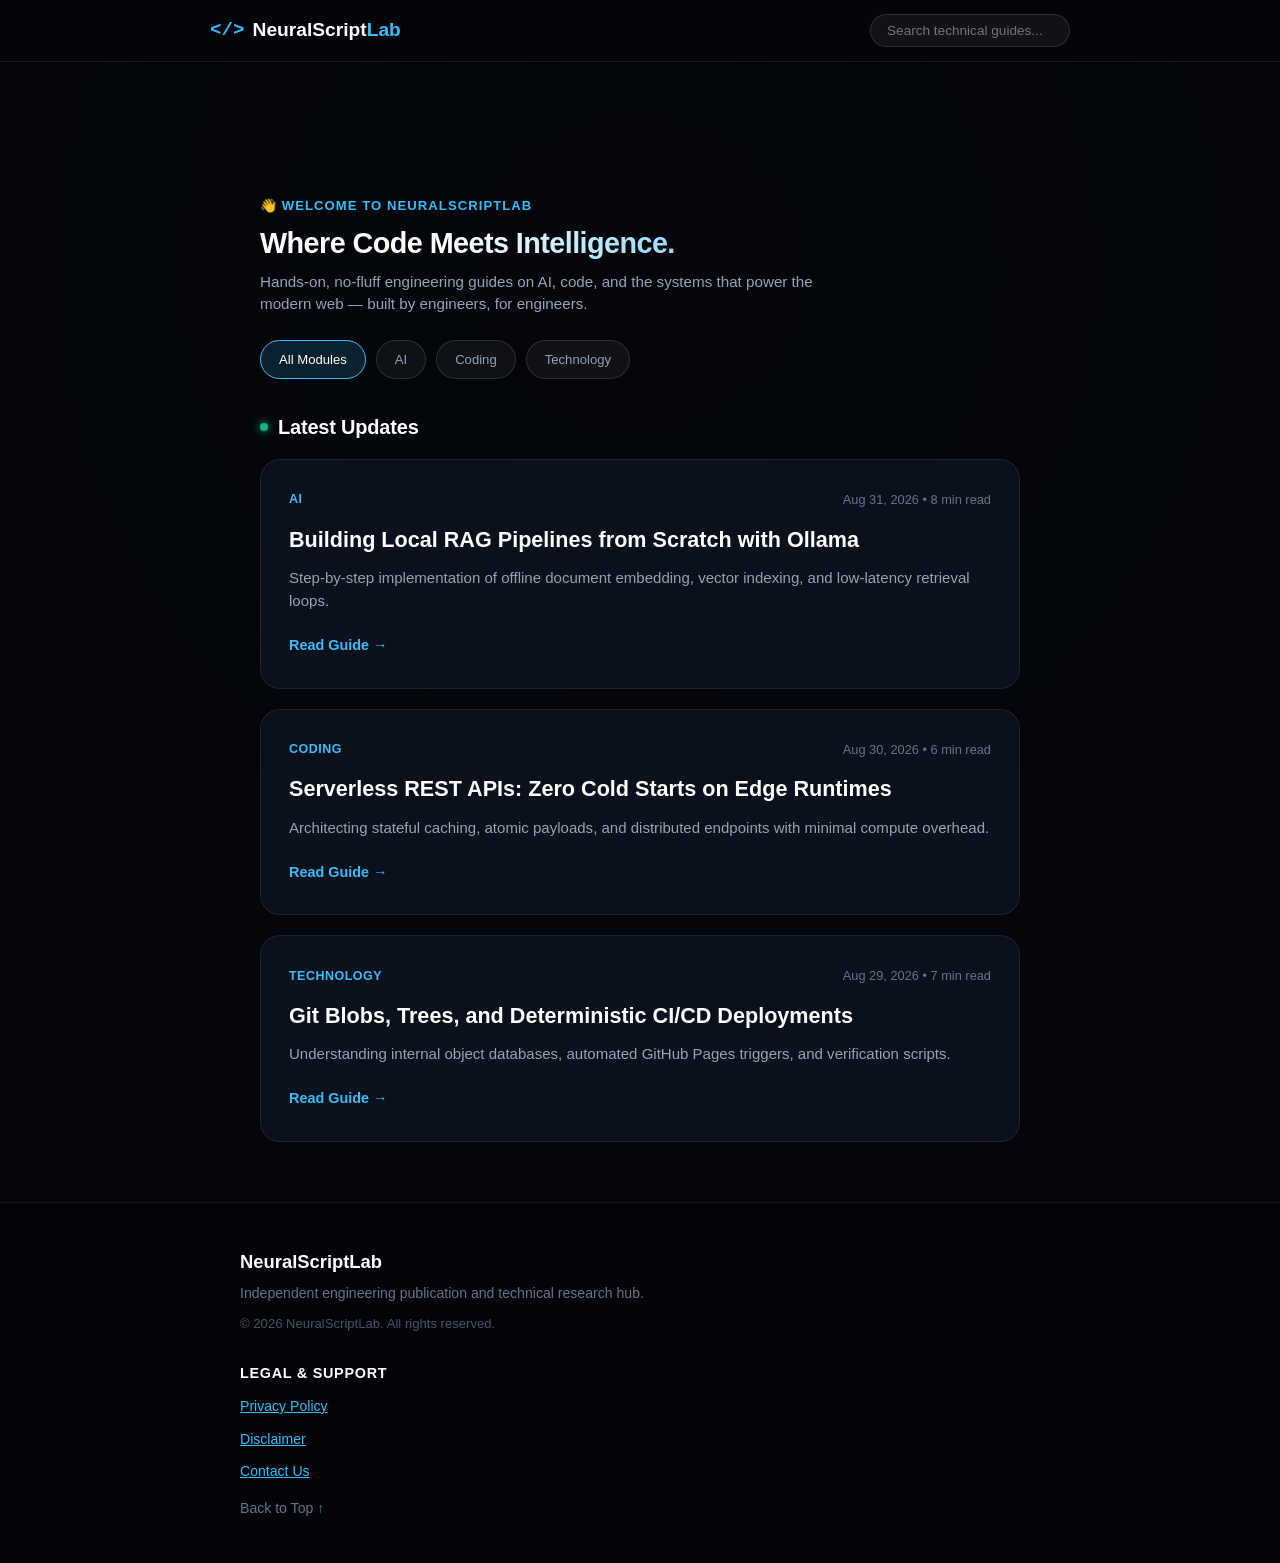
<file: index.html>
<!DOCTYPE html>
<html lang="en">
<head>
  <meta charset="UTF-8">
  <meta name="viewport" content="width=device-width, initial-scale=1.0">
  <title>NeuralScriptLab — Engineering, AI & Modern Web</title>
  <meta name="description" content="Technical deep-dives into Artificial Intelligence, local LLMs, full-stack systems, and serverless engineering.">
  <link rel="canonical" href="https://neuralscriptlab.github.io/">

  <!-- Open Graph -->
  <meta property="og:type" content="website">
  <meta property="og:url" content="https://neuralscriptlab.github.io/">
  <meta property="og:title" content="NeuralScriptLab — Engineering, AI & Modern Web">
  <meta property="og:description" content="Deep dives into AI, local models, and production system design.">
  <meta property="og:image" content="https://i.ibb.co/mrdgyKr2/file-000000002944821180a5962eb6aea0ef.png">
  <meta name="twitter:card" content="summary_large_image">

  <link rel="stylesheet" href="style.css">
</head>
<body id="top">

  <!-- Background 3D Viewport -->
  <div class="scene-container" aria-hidden="true">
    <div class="layer layer-bg" id="layerBg"></div>
    <div class="layer layer-mid" id="layerMid"></div>
    <div class="layer layer-fore" id="layerFore"></div>
    <div class="depth-overlay"></div>
  </div>

  <!-- Clean Header Navigation -->
  <header class="site-header">
    <div class="nav-container">
      <a href="/" class="brand-logo">
        <span class="logo-symbol">&lt;/&gt;</span>
        <span class="logo-text">NeuralScript<span class="logo-highlight">Lab</span></span>
      </a>

      <div class="search-box">
        <input type="text" id="searchInput" placeholder="Search technical guides..." autocomplete="off">
      </div>
    </div>
  </header>

  <!-- Main Feed Layout -->
  <main class="main-layout">

    <!-- Welcome Block -->
    <div class="welcome-block">
      <p class="welcome-eyebrow">👋 Welcome to NeuralScriptLab</p>
      <h1 class="welcome-punchline">Where Code Meets Intelligence.</h1>
      <p class="welcome-tagline">Hands-on, no-fluff engineering guides on AI, code, and the systems that power the modern web — built by engineers, for engineers.</p>
    </div>

    <!-- Category Strip Directly Above Articles -->
    <div class="feed-header">
      <section class="category-strip" id="categories">
        <span class="cat-pill active">All Modules</span>
        <a href="categories/ai.html" class="cat-pill">AI</a>
        <a href="categories/coding.html" class="cat-pill">Coding</a>
        <a href="categories/tech.html" class="cat-pill">Technology</a>
      </section>
    </div>

    <!-- Section Heading: Latest Updates -->
    <div class="section-title-wrap">
      <span class="live-dot"></span>
      <h2 class="section-heading">Latest Updates</h2>
    </div>

    <!-- Articles Feed (Top 3 Cards, loaded from data/articles.json) -->
    <section class="feed-grid" id="articles">
      <p style="color:var(--text-muted)">Loading latest guides…</p>
    </section>

  </main>

  <!-- Site Footer (Vertical Legal Links) -->
  <footer class="site-footer">
    <div class="footer-container">
      <div class="footer-left">
        <p class="footer-brand">NeuralScriptLab</p>
        <p class="footer-desc">Independent engineering publication and technical research hub.</p>
        <p class="footer-copy">© 2026 NeuralScriptLab. All rights reserved.</p>
      </div>

      <div class="footer-right">
        <p class="footer-col-title">Legal & Support</p>
        <nav class="footer-vertical-links">
          <a href="privacy-policy.html">Privacy Policy</a>
          <a href="disclaimer.html">Disclaimer</a>
          <a href="contact.html">Contact Us</a>
          <a href="#top" class="back-top">Back to Top ↑</a>
        </nav>
      </div>
    </div>
  </footer>

  <script src="script.js"></script>
</body>
</html>
</file>
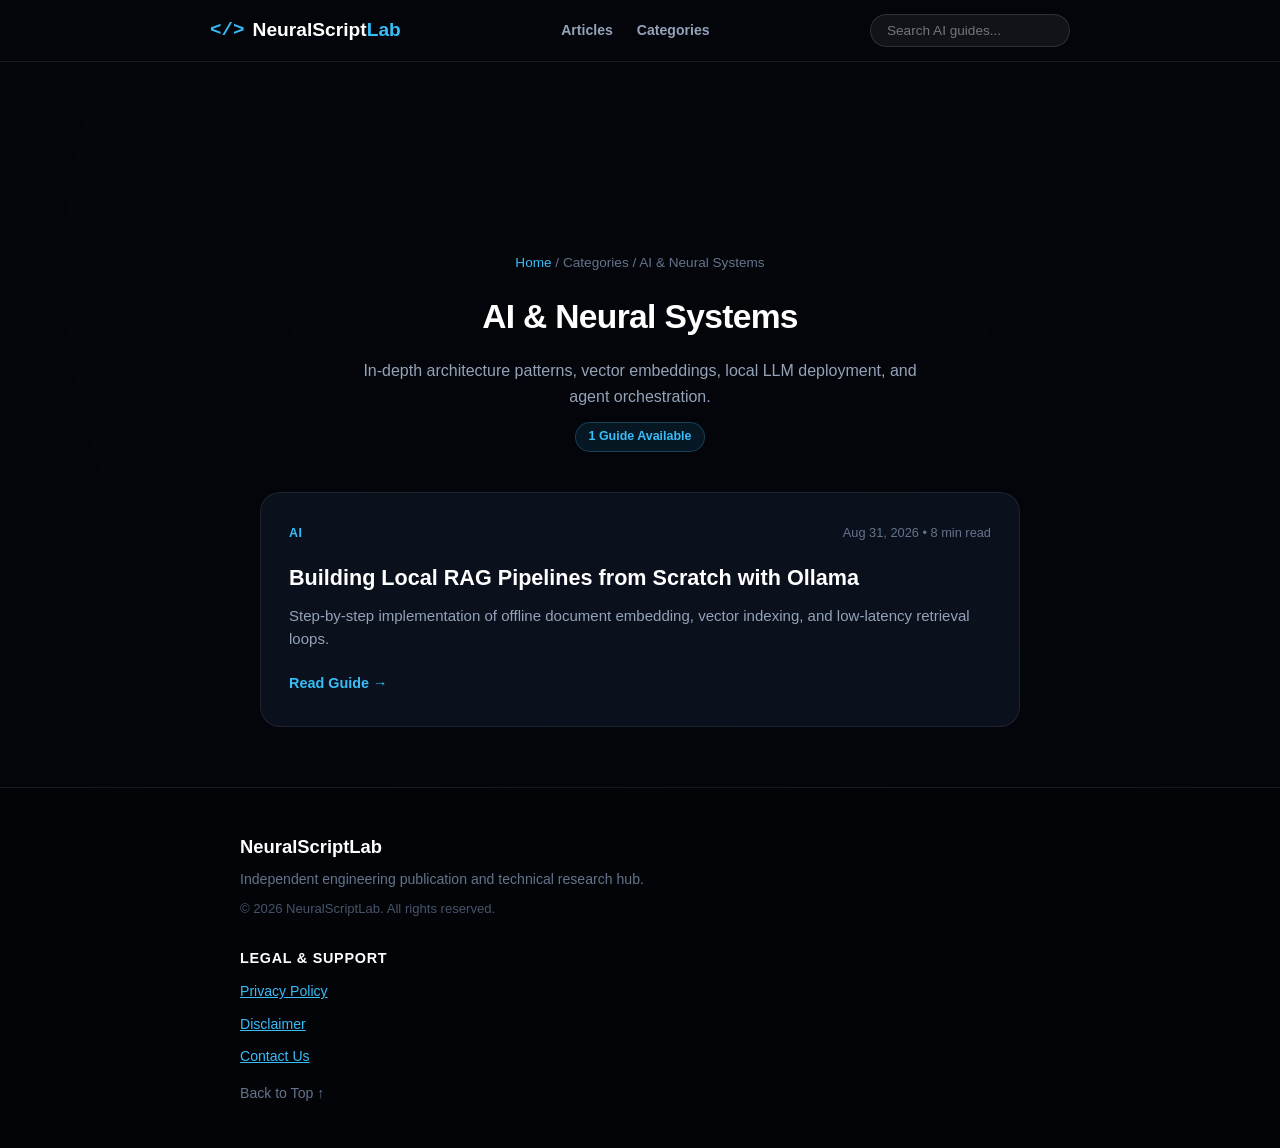
<file: categories/ai.html>
<!DOCTYPE html>
<html lang="en">
<head>
  <meta charset="UTF-8">
  <meta name="viewport" content="width=device-width, initial-scale=1.0">
  <title>AI & Neural Systems — NeuralScriptLab</title>
  <meta name="description" content="Technical breakdowns of Large Language Models, local inference, RAG pipelines, and autonomous AI agents.">
  <link rel="canonical" href="https://neuralscriptlab.github.io/categories/ai.html">

  <link rel="stylesheet" href="../style.css">
  <style>
    /* AI section theme — neural cyan/blue (site default) */
    :root {
      --accent-cyan: #38bdf8;
      --border-glow: rgba(56, 189, 248, 0.25);
    }

    .category-header { padding: 60px 0 40px; text-align: center; }
    .breadcrumb { color: var(--text-muted); font-size: 0.85rem; margin-bottom: 16px; }
    .breadcrumb a { color: var(--accent-cyan); text-decoration: none; }
    .article-count-badge {
      background: rgba(56, 189, 248, 0.1);
      color: var(--accent-cyan);
      border: 1px solid var(--border-glow);
      padding: 4px 12px;
      border-radius: 9999px;
      font-size: 0.78rem;
      font-weight: 600;
      margin-top: 12px;
      display: inline-block;
    }
  </style>
</head>
<body id="top" data-category="ai">

  <div class="scene-container" aria-hidden="true">
    <div class="layer layer-bg" id="layerBg"></div>
    <div class="layer layer-mid" id="layerMid"></div>
    <div class="layer layer-fore" id="layerFore"></div>
    <div class="depth-overlay"></div>
  </div>

  <header class="site-header">
    <div class="nav-container">
      <a href="../" class="brand-logo">
        <span class="logo-symbol">&lt;/&gt;</span>
        <span class="logo-text">NeuralScript<span class="logo-highlight">Lab</span></span>
      </a>

      <nav class="nav-links">
        <a href="../#articles" class="nav-item">Articles</a>
        <a href="../#categories" class="nav-item">Categories</a>
      </nav>

      <div class="search-box">
        <input type="text" id="searchInput" placeholder="Search AI guides..." autocomplete="off">
      </div>
    </div>
  </header>

  <main class="main-layout">
    <section class="category-header">
      <div class="breadcrumb">
        <a href="../">Home</a> / <span>Categories</span> / AI & Neural Systems
      </div>
      <h1 class="hero-title">AI & Neural Systems</h1>
      <p class="hero-description">
        In-depth architecture patterns, vector embeddings, local LLM deployment, and agent orchestration.
      </p>
      <span class="article-count-badge" id="articleCount">Loading…</span>
    </section>

    <section class="feed-grid" id="articles">
      <p style="color:var(--text-muted)">Loading guides…</p>
    </section>
  </main>

  <footer class="site-footer">
    <div class="footer-container">
      <div class="footer-left">
        <p class="footer-brand">NeuralScriptLab</p>
        <p class="footer-desc">Independent engineering publication and technical research hub.</p>
        <p class="footer-copy">© 2026 NeuralScriptLab. All rights reserved.</p>
      </div>

      <div class="footer-right">
        <p class="footer-col-title">Legal & Support</p>
        <nav class="footer-vertical-links">
          <a href="../privacy-policy.html">Privacy Policy</a>
          <a href="../disclaimer.html">Disclaimer</a>
          <a href="../contact.html">Contact Us</a>
          <a href="#top" class="back-top">Back to Top ↑</a>
        </nav>
      </div>
    </div>
  </footer>

  <script src="../script.js"></script>
</body>
</html>
</file>
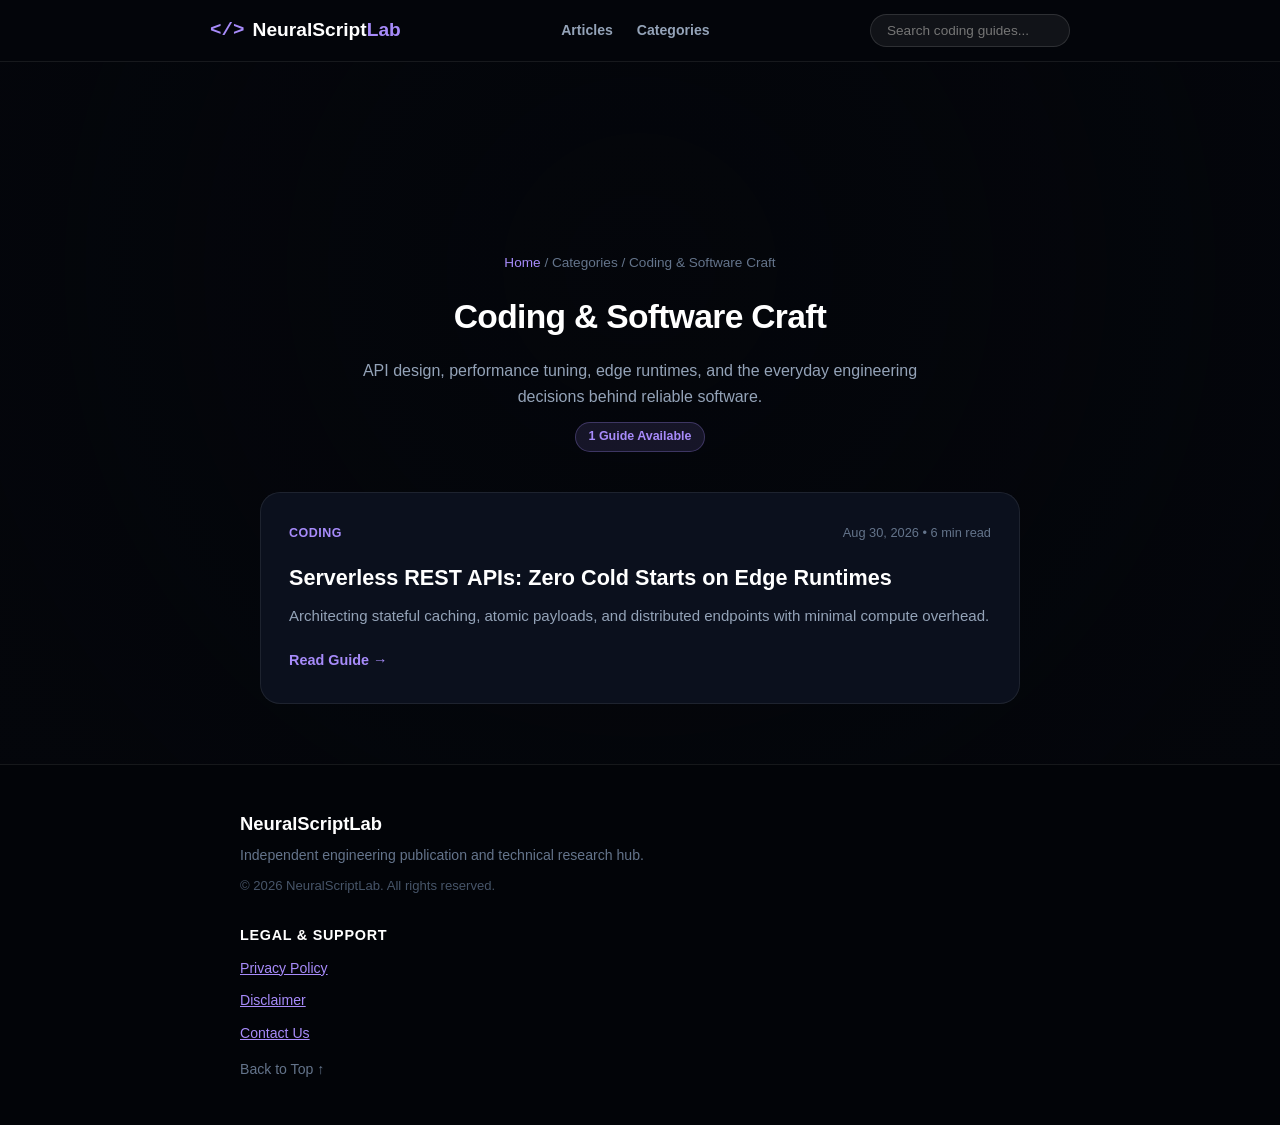
<file: categories/coding.html>
<!DOCTYPE html>
<html lang="en">
<head>
  <meta charset="UTF-8">
  <meta name="viewport" content="width=device-width, initial-scale=1.0">
  <title>Coding & Software Craft — NeuralScriptLab</title>
  <meta name="description" content="Practical engineering guides on APIs, architecture patterns, performance, and shipping production-grade code.">
  <link rel="canonical" href="https://neuralscriptlab.github.io/categories/coding.html">

  <link rel="stylesheet" href="../style.css">
  <style>
    /* Coding section theme — violet, evokes syntax highlighting / editors */
    :root {
      --accent-cyan: #a78bfa;
      --border-glow: rgba(167, 139, 250, 0.28);
    }

    .category-header { padding: 60px 0 40px; text-align: center; }
    .breadcrumb { color: var(--text-muted); font-size: 0.85rem; margin-bottom: 16px; }
    .breadcrumb a { color: var(--accent-cyan); text-decoration: none; }
    .article-count-badge {
      background: rgba(167, 139, 250, 0.12);
      color: var(--accent-cyan);
      border: 1px solid var(--border-glow);
      padding: 4px 12px;
      border-radius: 9999px;
      font-size: 0.78rem;
      font-weight: 600;
      margin-top: 12px;
      display: inline-block;
    }
  </style>
</head>
<body id="top" data-category="coding">

  <div class="scene-container" aria-hidden="true">
    <div class="layer layer-bg" id="layerBg"></div>
    <div class="layer layer-mid" id="layerMid"></div>
    <div class="layer layer-fore" id="layerFore"></div>
    <div class="depth-overlay"></div>
  </div>

  <header class="site-header">
    <div class="nav-container">
      <a href="../" class="brand-logo">
        <span class="logo-symbol">&lt;/&gt;</span>
        <span class="logo-text">NeuralScript<span class="logo-highlight">Lab</span></span>
      </a>

      <nav class="nav-links">
        <a href="../#articles" class="nav-item">Articles</a>
        <a href="../#categories" class="nav-item">Categories</a>
      </nav>

      <div class="search-box">
        <input type="text" id="searchInput" placeholder="Search coding guides..." autocomplete="off">
      </div>
    </div>
  </header>

  <main class="main-layout">
    <section class="category-header">
      <div class="breadcrumb">
        <a href="../">Home</a> / <span>Categories</span> / Coding & Software Craft
      </div>
      <h1 class="hero-title">Coding & Software Craft</h1>
      <p class="hero-description">
        API design, performance tuning, edge runtimes, and the everyday engineering decisions behind reliable software.
      </p>
      <span class="article-count-badge" id="articleCount">Loading…</span>
    </section>

    <section class="feed-grid" id="articles">
      <p style="color:var(--text-muted)">Loading guides…</p>
    </section>
  </main>

  <footer class="site-footer">
    <div class="footer-container">
      <div class="footer-left">
        <p class="footer-brand">NeuralScriptLab</p>
        <p class="footer-desc">Independent engineering publication and technical research hub.</p>
        <p class="footer-copy">© 2026 NeuralScriptLab. All rights reserved.</p>
      </div>

      <div class="footer-right">
        <p class="footer-col-title">Legal & Support</p>
        <nav class="footer-vertical-links">
          <a href="../privacy-policy.html">Privacy Policy</a>
          <a href="../disclaimer.html">Disclaimer</a>
          <a href="../contact.html">Contact Us</a>
          <a href="#top" class="back-top">Back to Top ↑</a>
        </nav>
      </div>
    </div>
  </footer>

  <script src="../script.js"></script>
</body>
</html>
</file>
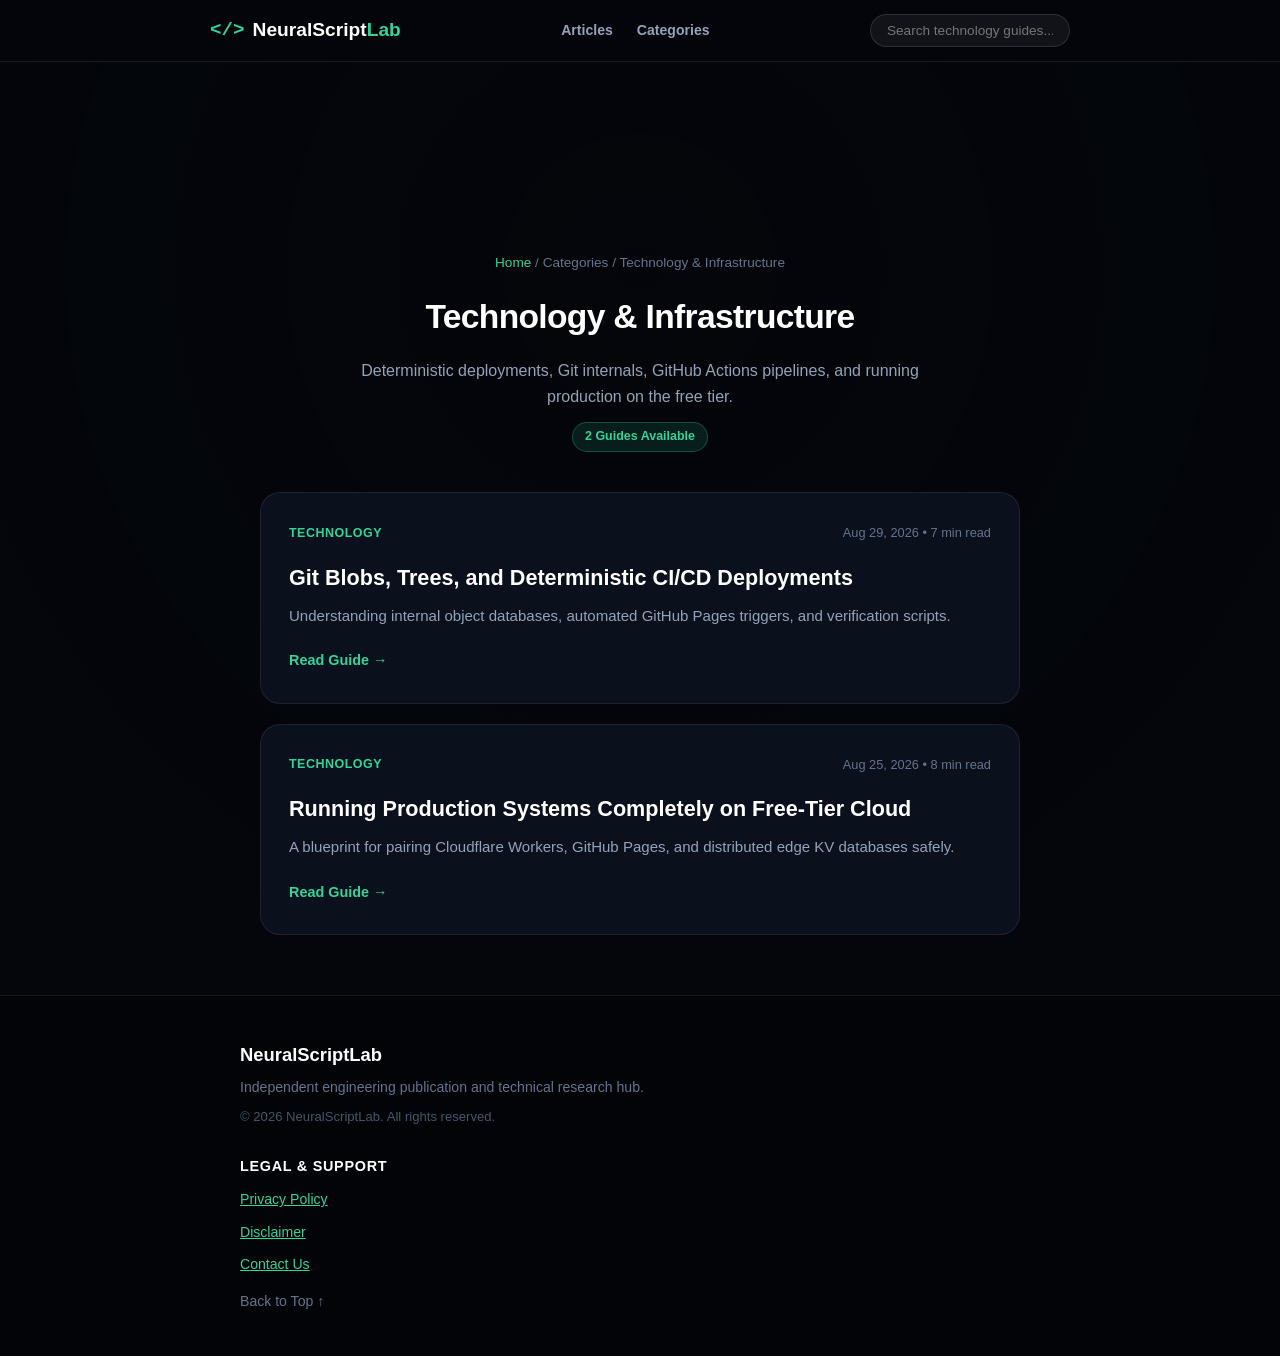
<file: categories/tech.html>
<!DOCTYPE html>
<html lang="en">
<head>
  <meta charset="UTF-8">
  <meta name="viewport" content="width=device-width, initial-scale=1.0">
  <title>Technology & Infrastructure — NeuralScriptLab</title>
  <meta name="description" content="Cloud infrastructure, DevOps automation, Git internals, and the systems that keep production running.">
  <link rel="canonical" href="https://neuralscriptlab.github.io/categories/tech.html">

  <link rel="stylesheet" href="../style.css">
  <style>
    /* Technology section theme — emerald, evokes circuits / infra */
    :root {
      --accent-cyan: #34d399;
      --border-glow: rgba(52, 211, 153, 0.28);
    }

    .category-header { padding: 60px 0 40px; text-align: center; }
    .breadcrumb { color: var(--text-muted); font-size: 0.85rem; margin-bottom: 16px; }
    .breadcrumb a { color: var(--accent-cyan); text-decoration: none; }
    .article-count-badge {
      background: rgba(52, 211, 153, 0.12);
      color: var(--accent-cyan);
      border: 1px solid var(--border-glow);
      padding: 4px 12px;
      border-radius: 9999px;
      font-size: 0.78rem;
      font-weight: 600;
      margin-top: 12px;
      display: inline-block;
    }
  </style>
</head>
<body id="top" data-category="tech">

  <div class="scene-container" aria-hidden="true">
    <div class="layer layer-bg" id="layerBg"></div>
    <div class="layer layer-mid" id="layerMid"></div>
    <div class="layer layer-fore" id="layerFore"></div>
    <div class="depth-overlay"></div>
  </div>

  <header class="site-header">
    <div class="nav-container">
      <a href="../" class="brand-logo">
        <span class="logo-symbol">&lt;/&gt;</span>
        <span class="logo-text">NeuralScript<span class="logo-highlight">Lab</span></span>
      </a>

      <nav class="nav-links">
        <a href="../#articles" class="nav-item">Articles</a>
        <a href="../#categories" class="nav-item">Categories</a>
      </nav>

      <div class="search-box">
        <input type="text" id="searchInput" placeholder="Search technology guides..." autocomplete="off">
      </div>
    </div>
  </header>

  <main class="main-layout">
    <section class="category-header">
      <div class="breadcrumb">
        <a href="../">Home</a> / <span>Categories</span> / Technology & Infrastructure
      </div>
      <h1 class="hero-title">Technology & Infrastructure</h1>
      <p class="hero-description">
        Deterministic deployments, Git internals, GitHub Actions pipelines, and running production on the free tier.
      </p>
      <span class="article-count-badge" id="articleCount">Loading…</span>
    </section>

    <section class="feed-grid" id="articles">
      <p style="color:var(--text-muted)">Loading guides…</p>
    </section>
  </main>

  <footer class="site-footer">
    <div class="footer-container">
      <div class="footer-left">
        <p class="footer-brand">NeuralScriptLab</p>
        <p class="footer-desc">Independent engineering publication and technical research hub.</p>
        <p class="footer-copy">© 2026 NeuralScriptLab. All rights reserved.</p>
      </div>

      <div class="footer-right">
        <p class="footer-col-title">Legal & Support</p>
        <nav class="footer-vertical-links">
          <a href="../privacy-policy.html">Privacy Policy</a>
          <a href="../disclaimer.html">Disclaimer</a>
          <a href="../contact.html">Contact Us</a>
          <a href="#top" class="back-top">Back to Top ↑</a>
        </nav>
      </div>
    </div>
  </footer>

  <script src="../script.js"></script>
</body>
</html>
</file>
<file: style.css>
* {
  margin: 0;
  padding: 0;
  box-sizing: border-box;
}

:root {
  --bg-dark: #04060b;
  --panel-bg: rgba(13, 19, 33, 0.85);
  --border-glow: rgba(56, 189, 248, 0.25);
  --border-subtle: rgba(255, 255, 255, 0.08);
  --text-primary: #f8fafc;
  --text-secondary: #94a3b8;
  --text-muted: #64748b;
  --accent-cyan: #38bdf8;
}

html {
  scroll-behavior: smooth;
}

body {
  background-color: var(--bg-dark);
  color: var(--text-primary);
  font-family: -apple-system, BlinkMacSystemFont, "Segoe UI", Roboto, sans-serif;
  overflow-x: hidden;
  line-height: 1.6;
}

/* 3D Scene Viewport */
.scene-container {
  position: fixed;
  top: 0;
  left: 0;
  width: 100vw;
  height: 100vh;
  z-index: -1;
  perspective: 1200px;
  overflow: hidden;
  pointer-events: none;
}

.layer {
  position: absolute;
  top: -10%;
  left: -10%;
  width: 120%;
  height: 120%;
  background-position: center;
  background-repeat: no-repeat;
  will-change: transform;
}

.layer-bg {
  background-image: url('https://images.unsplash.com/photo-1506703719100-a0f3a48c0f86?q=80&w=1920&auto=format&fit=crop');
  background-size: cover;
  opacity: 0.55;
}

.layer-mid {
  background-image: url('https://i.ibb.co/mrdgyKr2/file-000000002944821180a5962eb6aea0ef.png');
  background-size: contain;
  background-position: center 22%;
  opacity: 0.85;
}

.layer-fore {
  background-image: url('https://images.unsplash.com/photo-1534447677768-be436bb09401?q=80&w=1920&auto=format&fit=crop');
  background-size: cover;
  mix-blend-mode: screen;
  opacity: 0.25;
}

.depth-overlay {
  position: absolute;
  top: 0;
  left: 0;
  width: 100%;
  height: 100%;
  background: radial-gradient(circle at 50% 30%, rgba(4, 6, 11, 0.4) 0%, rgba(4, 6, 11, 0.98) 85%);
}

/* Header */
.site-header {
  position: sticky;
  top: 0;
  z-index: 100;
  backdrop-filter: blur(14px);
  -webkit-backdrop-filter: blur(14px);
  background: rgba(4, 6, 11, 0.85);
  border-bottom: 1px solid var(--border-subtle);
}

.nav-container {
  max-width: 900px;
  margin: 0 auto;
  padding: 14px 20px;
  display: flex;
  align-items: center;
  justify-content: space-between;
  gap: 16px;
}

.brand-logo {
  display: flex;
  align-items: center;
  gap: 8px;
  text-decoration: none;
  color: #ffffff;
  font-weight: 800;
  font-size: 1.2rem;
}

.logo-symbol { color: var(--accent-cyan); font-family: monospace; }
.logo-highlight { color: var(--accent-cyan); }

.nav-links {
  display: flex;
  align-items: center;
  gap: 24px;
}

.nav-item {
  color: var(--text-secondary);
  text-decoration: none;
  font-size: 0.88rem;
  font-weight: 600;
  transition: color 0.2s ease;
  white-space: nowrap;
}

.nav-item:hover { color: var(--accent-cyan); }

.hero-title {
  font-size: 2.1rem;
  font-weight: 800;
  letter-spacing: -0.02em;
  color: #ffffff;
  margin-bottom: 14px;
}

.hero-description {
  color: var(--text-secondary);
  font-size: 1rem;
  line-height: 1.65;
  max-width: 560px;
  margin: 0 auto;
}

.search-box input {
  background: rgba(255, 255, 255, 0.06);
  border: 1px solid rgba(255, 255, 255, 0.12);
  padding: 8px 16px;
  border-radius: 9999px;
  color: #fff;
  font-size: 0.85rem;
  outline: none;
  width: 200px;
  transition: all 0.2s ease;
}

.search-box input:focus {
  border-color: var(--accent-cyan);
  width: 230px;
}

/* Main Layout */
.main-layout {
  max-width: 800px;
  margin: 0 auto;
  padding: 130px 20px 60px;
  position: relative;
  z-index: 1;
}

/* Welcome / Hero Block (sits above the category strip) */
.welcome-block {
  margin-bottom: 24px;
}

.welcome-eyebrow {
  display: inline-flex;
  align-items: center;
  gap: 8px;
  color: var(--accent-cyan);
  font-size: 0.82rem;
  font-weight: 700;
  text-transform: uppercase;
  letter-spacing: 0.08em;
  margin-bottom: 10px;
}

.welcome-punchline {
  font-size: 1.8rem;
  font-weight: 800;
  line-height: 1.2;
  letter-spacing: -0.02em;
  margin-bottom: 10px;
  background: linear-gradient(100deg, #ffffff 30%, var(--accent-cyan) 100%);
  -webkit-background-clip: text;
  background-clip: text;
  -webkit-text-fill-color: transparent;
  max-width: 620px;
}

.welcome-tagline {
  color: var(--text-secondary);
  font-size: 0.95rem;
  line-height: 1.5;
  max-width: 560px;
}

.feed-header {
  margin-bottom: 24px;
}

/* Category Filter Strip */
.category-strip {
  display: flex;
  gap: 10px;
  overflow-x: auto;
  padding-bottom: 8px;
}

.cat-pill {
  background: rgba(255, 255, 255, 0.05);
  border: 1px solid rgba(255, 255, 255, 0.12);
  color: var(--text-secondary);
  padding: 8px 18px;
  border-radius: 9999px;
  font-size: 0.82rem;
  font-weight: 500;
  cursor: pointer;
  white-space: nowrap;
  transition: all 0.2s ease;
  text-decoration: none;
  display: inline-flex;
  align-items: center;
}

.cat-pill.active, .cat-pill:hover {
  background: rgba(56, 189, 248, 0.15);
  border-color: var(--accent-cyan);
  color: #ffffff;
}

/* Section Title */
.section-title-wrap {
  display: flex;
  align-items: center;
  gap: 10px;
  margin-bottom: 16px;
}

.section-heading {
  font-size: 1.25rem;
  font-weight: 700;
  color: #ffffff;
  letter-spacing: -0.01em;
}

.live-dot {
  width: 8px;
  height: 8px;
  border-radius: 50%;
  background: #10b981;
  box-shadow: 0 0 8px #10b981;
}

/* Article Cards */
.feed-grid {
  display: flex;
  flex-direction: column;
  gap: 20px;
}

.article-card {
  background: var(--panel-bg);
  border: 1px solid var(--border-subtle);
  border-radius: 20px;
  padding: 30px 28px;
  display: flex;
  flex-direction: column;
  backdrop-filter: blur(16px);
  -webkit-backdrop-filter: blur(16px);
  transition: transform 0.2s ease, border-color 0.2s ease;
}

.article-card:hover {
  transform: translateY(-2px);
  border-color: var(--border-glow);
}

.card-meta {
  display: flex;
  justify-content: space-between;
  align-items: center;
  margin-bottom: 14px;
  font-size: 0.8rem;
}

.card-tag {
  color: var(--accent-cyan);
  font-weight: 700;
  text-transform: uppercase;
  font-size: 0.78rem;
  letter-spacing: 0.04em;
}

.card-date { color: var(--text-muted); }

.card-title a {
  color: #ffffff;
  text-decoration: none;
  font-size: 1.35rem;
  line-height: 1.35;
  font-weight: 700;
  display: inline-block;
  margin-bottom: 12px;
}

.card-title a:hover { color: var(--accent-cyan); }

.card-summary {
  color: var(--text-secondary);
  font-size: 0.94rem;
  margin-bottom: 20px;
  line-height: 1.55;
}

.read-more {
  color: var(--accent-cyan);
  font-weight: 600;
  font-size: 0.9rem;
  text-decoration: none;
}

/* Vertical Footer */
.site-footer {
  border-top: 1px solid var(--border-subtle);
  background: #020408;
  padding: 44px 20px;
  position: relative;
  z-index: 1;
}

.footer-container {
  max-width: 800px;
  margin: 0 auto;
  display: flex;
  flex-direction: column;
  gap: 28px;
}

.footer-brand {
  font-weight: 800;
  font-size: 1.15rem;
  color: #ffffff;
  margin-bottom: 6px;
}

.footer-desc {
  color: var(--text-muted);
  font-size: 0.88rem;
  margin-bottom: 8px;
}

.footer-copy {
  color: #475569;
  font-size: 0.82rem;
}

.footer-right {
  display: flex;
  flex-direction: column;
  gap: 10px;
}

.footer-col-title {
  color: #ffffff;
  font-weight: 700;
  font-size: 0.9rem;
  text-transform: uppercase;
  letter-spacing: 0.05em;
}

.footer-vertical-links {
  display: flex !important;
  flex-direction: column !important;
  align-items: flex-start !important;
  gap: 10px !important;
}

.footer-vertical-links a {
  display: block !important;
  color: var(--accent-cyan);
  text-decoration: underline;
  font-size: 0.88rem;
}

.footer-vertical-links .back-top {
  color: var(--text-muted);
  text-decoration: none;
  margin-top: 4px;
}

@media (max-width: 600px) {
  .main-layout { padding-top: 100px; }
  .search-box input { width: 140px; }
  .article-card { padding: 24px 20px; }
  .card-title a { font-size: 1.2rem; }
  .welcome-punchline { font-size: 1.4rem; }
  .welcome-block { margin-bottom: 20px; }
  .nav-links { display: none; }
  .hero-title { font-size: 1.6rem; }
  }
</file>
